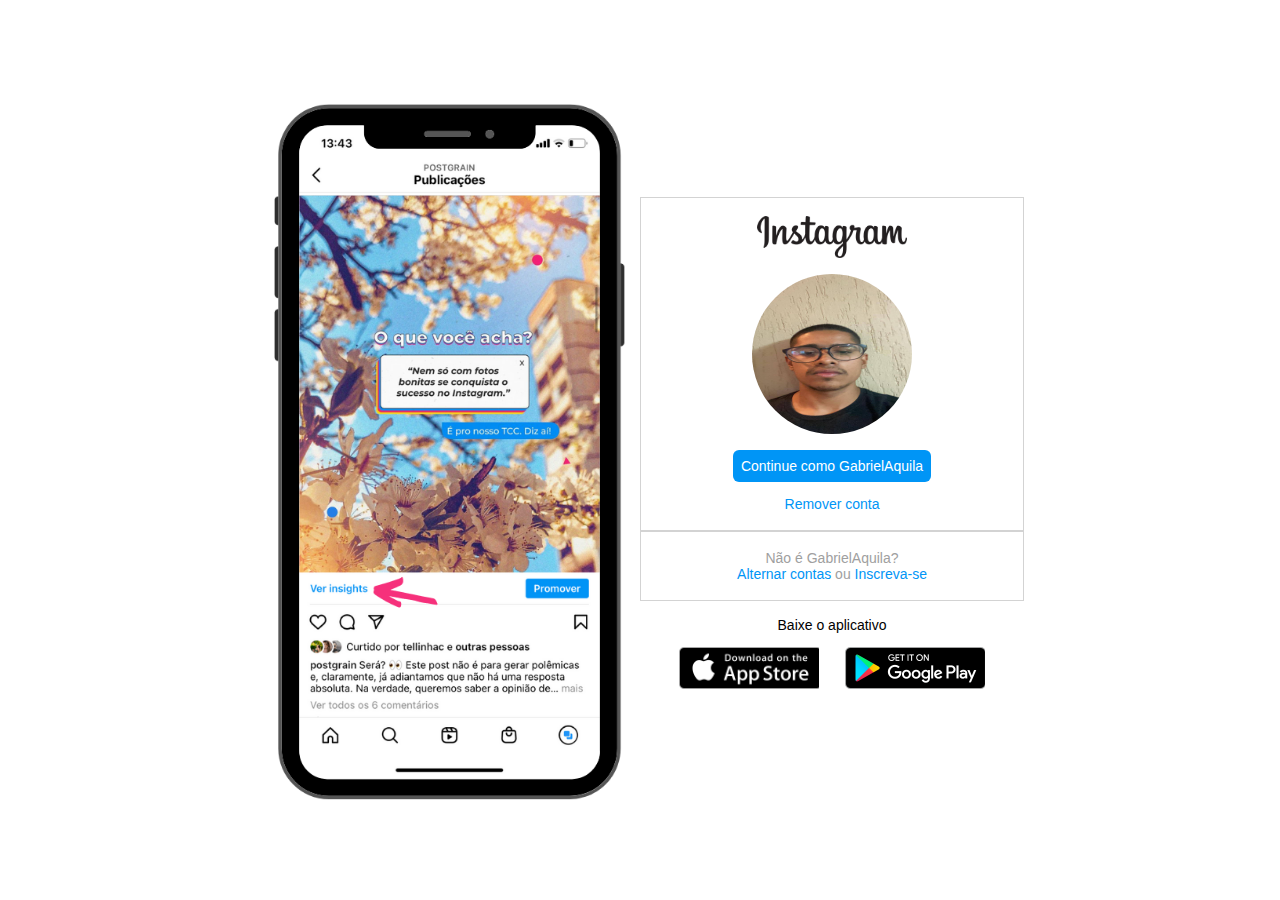
<file: Instagram/index.html>
<!DOCTYPE html>
<html lang="en">
<head>
    <meta charset="UTF-8">
    <meta name="viewport" content="width=device-width, initial-scale=1.0">
    <link rel="stylesheet" href="style.css">
    <title>Instagram</title>
</head>
<body>
    <div class="instagram-wrapper">
        <div class="instagram-phone">
            <img src="./img/instagram-celular.png" alt="celular">
        </div>
        <div class="instagram-continue">
            <div class="group">
                <img src="./img/instagram-logo.png" class="instagram-logo" alt="instagram logo">
                </br>
                <div class="profile-photo">
                    <img src="./img/instagram-perfil.jpg" alt="foto de perfil">
                </div>
                </br>
                <a href="#" class="instagram-login">Continue como GabrielAquila</a>
                <a href="#" class="instagram-logout">Remover conta</a>
            </div>
            <div class="group">
                <p class="not-account">Não é GabrielAquila?</p>
                <p class="not-account">
                    <span class="link-blue">Alternar contas</span>
                    ou
                    <span class="link-blue">Inscreva-se</span>
                </p>
            </div>
            <div class="get-the-app">
                </div>
            </br>
                <p class="get-app">Baixe o aplicativo</p>
                <div class="download">
                    <a href="#" class="app-download"></a>
                    <a href="#" class="app-download"></a>
                </div>
            </div>
        </div>
    </div>
</body>
</html>
</file>
<file: Instagram/style.css>
* {
    padding: 0;
    margin: 0;
    box-sizing: border-box;
    text-decoration: none;
    font-family: sans-serif;
    font-size: 14px;
}

body {
    width: 100%;
    min-height: 100vh;
    background-color: white;
    margin: 0;
    padding: 0;
    display: flex;
    justify-content: center;
}

.instagram-wrapper {
    display: flex;
    align-items: center;
    justify-content: start;
    width: 60%;
    height: 100vh;
}

.instagram-phone {
    display: flex;
    align-items: center;
    justify-content: center;
    width: 50%;
}

.instagram-phone img {
    height: 50rem;
}

.instagram-continue {
    display: flex;
    align-items: center; /* horizontal */
    justify-content: space-around; /* vertical */
    flex-direction: column;
    width: 50%;
    min-height: 34rem;
}

.group {
    display: flex;
    justify-content: space-between;
    align-items: center;
    flex-direction: column;
    background-color: #ffffff;
    width: 100%;
    padding: 1.3rem 0;
    border: 1px solid lightgray;
}

.group:nth-child(1) {
    min-height: 19rem;
}

.instagram-logo {
    height: 3rem;
}

.profile-photo {
    display: flex;
    justify-content: center;
    align-items: center;
    border-radius: 50%;
    overflow: hidden;
}

.profile-photo img {
    height: 6rem;
    width: 160px;
    height: 160px;

}

.instagram-login {
    background-color: #0095f6;
    color: #ffffff;
    padding: 8px;
    border-radius: 6px;
}

.instagram-logout {
    color: #0095f6;
    margin-top: 1rem;
}

.not-account {
    color: rgb(160, 160, 160);
}

.link-blue {
    color: #0095f6;
}

.get-the-app {
    display: flex;
    flex-direction: column;
    align-items: center;
    justify-content: center;
    width: 100%;
    /* padding: 1.3rem 0; */
}

.download {
    display: flex;
    width: 100%;
    justify-content: space-evenly;
    align-items: center;
    padding: 1rem;
}

.app-download {
    height:3rem;
    width: 10rem;
    background-size: cover;
}

.app-download:nth-child(1) {
    background-image: url('./img/apple-button.png');
}

.app-download:nth-child(2) {
    background-image: url('./img/googleplay-button.png');
}

/* media queries */


@media (max-width: 1024px) {
    .instagram-wrapper {
        width: 90%;
    }
}

@media (max-width: 650px) {
    body {
        background-color: #ffffff;
    }

    .instagram-wrapper {
        width: 90%;
    }

    .instagram-phone {
        display: none;
    }

    .instagram-continue {
        width: 100%;
    }
    
    .group {
        border: 1px solid transparent;
    }
}
</file>
